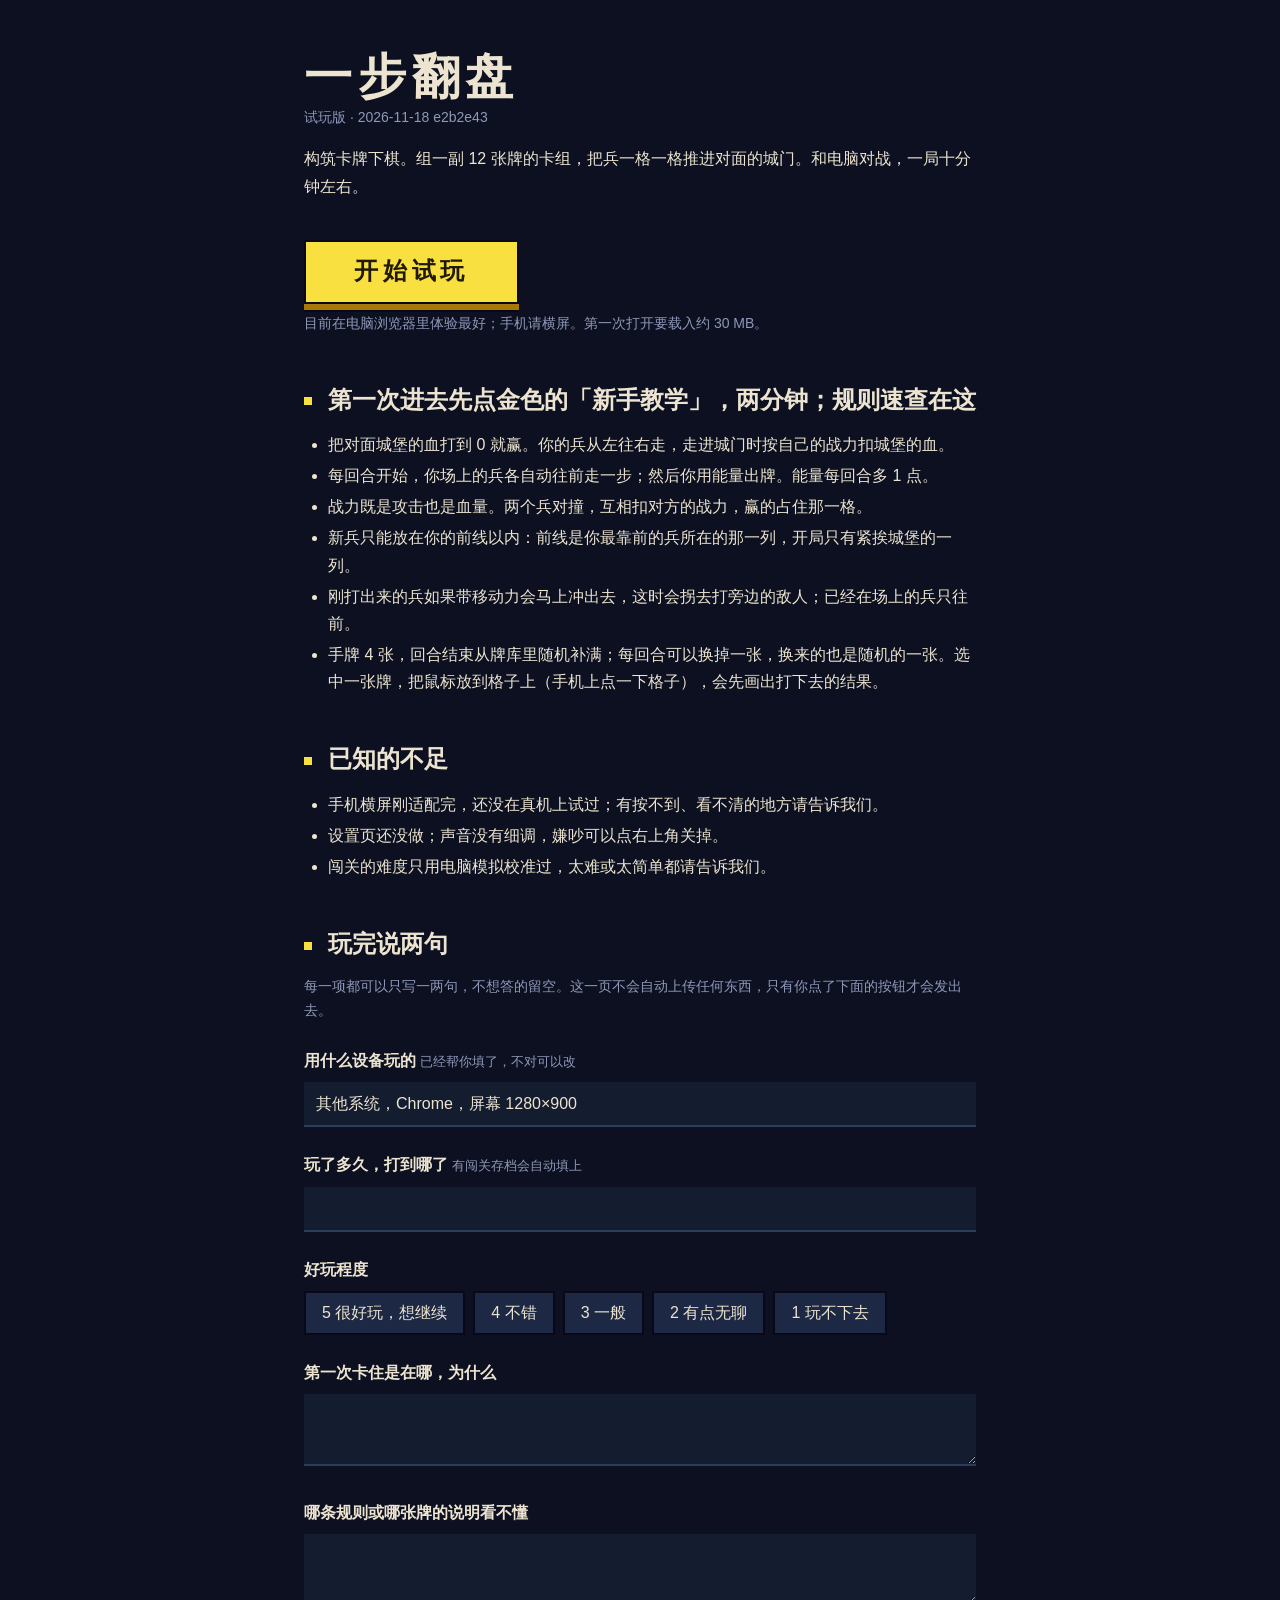
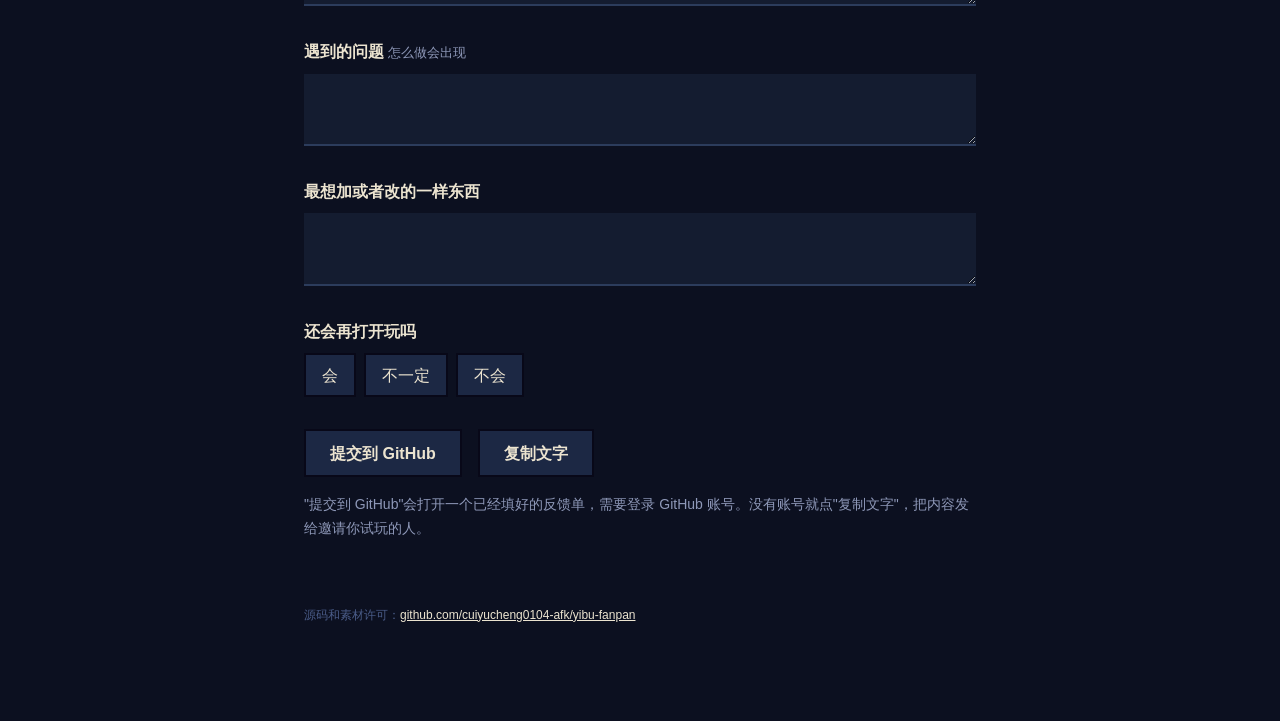
<file: index.html>
<!doctype html>
<html lang="zh-CN">
<head>
<meta charset="utf-8">
<meta name="viewport" content="width=device-width, initial-scale=1">
<meta name="robots" content="noindex">
<title>一步翻盘 · 试玩</title>
<style>
  :root { --ink:#080818; --night-0:#0c1020; --night-1:#141c30; --night-2:#1c2844; --night-3:#2c3c5c; --night-4:#4a5c88; --paper:#ece4d0; --dim:#8e98b8; --go:#f8e040; --go-lo:#a87808; --hurt:#f06878; --boon:#68f0b0; }
  * { box-sizing:border-box; }
  body { margin:0; background:var(--night-0); color:var(--paper); font:16px/1.7 -apple-system, "PingFang SC", "Microsoft YaHei", sans-serif; }
  main { max-width:720px; margin:0 auto; padding:48px 24px 96px; }
  h1 { margin:0; font-size:48px; line-height:1.2; letter-spacing:.12em; }
  h2 { margin:48px 0 16px; font-size:24px; line-height:1.3; }
  h2::before { content:''; display:inline-block; width:8px; height:8px; margin-right:16px; background:var(--go); vertical-align:middle; }
  p { margin:0 0 16px; } .dim { color:var(--dim); font-size:14px; }
  ul { margin:0 0 16px; padding-left:24px; } li { margin:4px 0; }
  a { color:var(--paper); }
  .play { display:inline-block; margin:24px 0 8px; padding:0 48px; height:64px; line-height:58px; background:var(--go); color:#221a00; font-size:24px; font-weight:800; letter-spacing:.2em; text-decoration:none; border:2px solid var(--ink); box-shadow:0 6px 0 var(--go-lo), 0 8px 0 var(--ink); }
  .play:active { transform:translateY(6px); box-shadow:0 2px 0 var(--ink); }
  label { display:block; margin:24px 0 8px; font-weight:700; } label small { font-weight:400; color:var(--dim); }
  input[type=text], textarea { width:100%; padding:8px 12px; background:var(--night-1); color:var(--paper); border:0; border-bottom:2px solid var(--night-3); font:inherit; }
  input[type=text]:focus, textarea:focus { outline:none; border-bottom-color:var(--paper); }
  textarea { min-height:72px; resize:vertical; }
  .pick { display:flex; flex-wrap:wrap; gap:8px; } .pick button { min-width:48px; height:44px; padding:0 16px; background:var(--night-2); color:var(--paper); border:2px solid var(--ink); box-shadow:0 4px 0 var(--night-0); font:inherit; cursor:pointer; }
  .pick button[aria-pressed=true] { background:var(--paper); color:var(--ink); }
  .send { display:flex; flex-wrap:wrap; gap:16px; align-items:center; margin-top:32px; }
  .send button { height:48px; padding:0 24px; background:var(--night-2); color:var(--paper); border:2px solid var(--ink); box-shadow:0 4px 0 var(--night-0); font:inherit; font-weight:700; cursor:pointer; }
  .send button:active { transform:translateY(4px); box-shadow:none; }
  #done { min-height:24px; color:var(--boon); font-size:14px; }
  footer { margin-top:64px; color:var(--night-4); font-size:12px; }
  @media (max-width:520px) { h1 { font-size:36px; } main { padding:32px 16px 64px; } .play { width:100%; text-align:center; } }
</style>
</head>
<body>
<main>
  <h1>一步翻盘</h1>
  <p class="dim">试玩版 · 2026-11-18 e2b2e43</p>
  <p>构筑卡牌下棋。组一副 12 张牌的卡组，把兵一格一格推进对面的城门。和电脑对战，一局十分钟左右。</p>
  <a class="play" href="play/">开始试玩</a>
  <p class="dim">目前在电脑浏览器里体验最好；手机请横屏。第一次打开要载入约 30 MB。</p>

  <h2>第一次进去先点金色的「新手教学」，两分钟；规则速查在这</h2>
  <ul>
    <li>把对面城堡的血打到 0 就赢。你的兵从左往右走，走进城门时按自己的战力扣城堡的血。</li>
    <li>每回合开始，你场上的兵各自动往前走一步；然后你用能量出牌。能量每回合多 1 点。</li>
    <li>战力既是攻击也是血量。两个兵对撞，互相扣对方的战力，赢的占住那一格。</li>
    <li>新兵只能放在你的前线以内：前线是你最靠前的兵所在的那一列，开局只有紧挨城堡的一列。</li>
    <li>刚打出来的兵如果带移动力会马上冲出去，这时会拐去打旁边的敌人；已经在场上的兵只往前。</li>
    <li>手牌 4 张，回合结束从牌库里随机补满；每回合可以换掉一张，换来的也是随机的一张。选中一张牌，把鼠标放到格子上（手机上点一下格子），会先画出打下去的结果。</li>
  </ul>

  <h2>已知的不足</h2>
  <ul>
    <li>手机横屏刚适配完，还没在真机上试过；有按不到、看不清的地方请告诉我们。</li>
    <li>设置页还没做；声音没有细调，嫌吵可以点右上角关掉。</li>
    <li>闯关的难度只用电脑模拟校准过，太难或太简单都请告诉我们。</li>
  </ul>

  <h2>玩完说两句</h2>
  <p class="dim">每一项都可以只写一两句，不想答的留空。这一页不会自动上传任何东西，只有你点了下面的按钮才会发出去。</p>
  <form id="f" onsubmit="return false">
    <label for="device">用什么设备玩的 <small>已经帮你填了，不对可以改</small></label>
    <input type="text" id="device">
    <label for="progress">玩了多久，打到哪了 <small>有闯关存档会自动填上</small></label>
    <input type="text" id="progress">
    <label>好玩程度</label>
    <div class="pick" id="rating" role="group" aria-label="好玩程度"></div>
    <label for="stuck">第一次卡住是在哪，为什么</label>
    <textarea id="stuck"></textarea>
    <label for="unclear">哪条规则或哪张牌的说明看不懂</label>
    <textarea id="unclear"></textarea>
    <label for="bugs">遇到的问题 <small>怎么做会出现</small></label>
    <textarea id="bugs"></textarea>
    <label for="wish">最想加或者改的一样东西</label>
    <textarea id="wish"></textarea>
    <label>还会再打开玩吗</label>
    <div class="pick" id="again" role="group" aria-label="还会再打开玩吗"></div>
    <div class="send">
      <button type="button" id="issue">提交到 GitHub</button>
      <button type="button" id="copy">复制文字</button>
      <span id="done" role="status"></span>
    </div>
    <p class="dim" style="margin-top:16px">"提交到 GitHub"会打开一个已经填好的反馈单，需要登录 GitHub 账号。没有账号就点"复制文字"，把内容发给邀请你试玩的人。</p>
  </form>
  <footer>源码和素材许可：<a href="https://github.com/cuiyucheng0104-afk/yibu-fanpan">github.com/cuiyucheng0104-afk/yibu-fanpan</a></footer>
</main>
<script>
  const REPO = 'cuiyucheng0104-afk/yibu-fanpan', $ = id => document.getElementById(id), state = { rating: '', again: '' };
  const RATING = ['5 很好玩，想继续', '4 不错', '3 一般', '2 有点无聊', '1 玩不下去'], AGAIN = ['会', '不一定', '不会'];
  function picks(id, list) { $(id).replaceChildren(...list.map(t => { const b = document.createElement('button'); b.type = 'button'; b.textContent = t; b.setAttribute('aria-pressed', 'false'); b.onclick = () => { state[id] = state[id] === t ? '' : t; for (const x of $(id).children) x.setAttribute('aria-pressed', String(x.textContent === state[id])); }; return b; })); }
  picks('rating', RATING); picks('again', AGAIN);
  // 设备：从浏览器自己报的信息里拼一句人话
  const ua = navigator.userAgent, os = /iPhone|iPad/.test(ua) ? '苹果手机或平板' : /Android/.test(ua) ? '安卓' : /Mac OS X/.test(ua) ? 'Mac' : /Windows/.test(ua) ? 'Windows' : '其他系统';
  const br = /Edg\//.test(ua) ? 'Edge' : /Chrome\//.test(ua) ? 'Chrome' : /Firefox\//.test(ua) ? 'Firefox' : /Safari\//.test(ua) ? 'Safari' : '其他浏览器';
  $('device').value = `${os}，${br}，屏幕 ${screen.width}×${screen.height}`;
  // 进度：游戏把闯关存档放在这台设备的浏览器里，这里只读出来填进输入框，不上传
  try { const d = JSON.parse(localStorage.getItem('yibu-fanpan.campaign.v1')), NAME = { f1: '晨曦要塞', f2: '雾隐道场', f3: '千碑谷', f4: '蚀月深坑', f5: '蛮荒巢穴', f6: '永冻隘口', n: '无主之地' };
    if (d) { const done = Object.keys(d.done || {}).map(k => NAME[k] || k), runs = { ...(d.runs || {}), ...(d.run ? { [d.run.area]: d.run } : {}) }, run = Object.entries(runs).map(([k, r]) => `${NAME[k] || k}打到第 ${r.at + 1} 关（卡组：${r.deck?.name || '？'}）`).join('、');
      $('progress').value = [done.length ? `闯关已通关：${done.join('、')}` : '闯关还没通关任何场地', run, (d.owned || []).length ? `首领牌 ${d.owned.length} 张` : ''].filter(Boolean).join('；'); } } catch { /* 读不到就留空让人自己填 */ }
  const val = id => $(id).value.trim();
  const text = () => [['用什么设备玩的', val('device')], ['玩了多久，打到哪了', val('progress')], ['好玩程度', state.rating], ['第一次卡住是在哪，为什么', val('stuck')], ['哪条规则或哪张牌的说明看不懂', val('unclear')], ['遇到的问题', val('bugs')], ['最想加或者改的一样东西', val('wish')], ['还会再打开玩吗', state.again]]
    .filter(([, v]) => v).map(([k, v]) => `【${k}】\n${v}`).join('\n\n') + `\n\n（试玩版 2026-11-18 e2b2e43）`;
  $('issue').onclick = () => { const q = new URLSearchParams({ template: 'playtest.yml', title: '试玩反馈：' + (state.rating ? state.rating.slice(2) : '') });
    for (const id of ['device', 'progress', 'stuck', 'unclear', 'bugs', 'wish']) if (val(id)) q.set(id, val(id)); if (state.rating) q.set('rating', state.rating); if (state.again) q.set('again', state.again);
    window.open(`https://github.com/${REPO}/issues/new?${q}`, '_blank', 'noopener'); $('done').textContent = '已经打开填好的反馈单，在那一页点提交就行。'; };
  $('copy').onclick = async () => { try { await navigator.clipboard.writeText(text()); $('done').textContent = '已复制，可以粘贴发出去了。'; } catch { const t = document.createElement('textarea'); t.value = text(); document.body.append(t); t.select(); document.execCommand('copy'); t.remove(); $('done').textContent = '已复制。'; } };
</script>
</body>
</html>
</file>
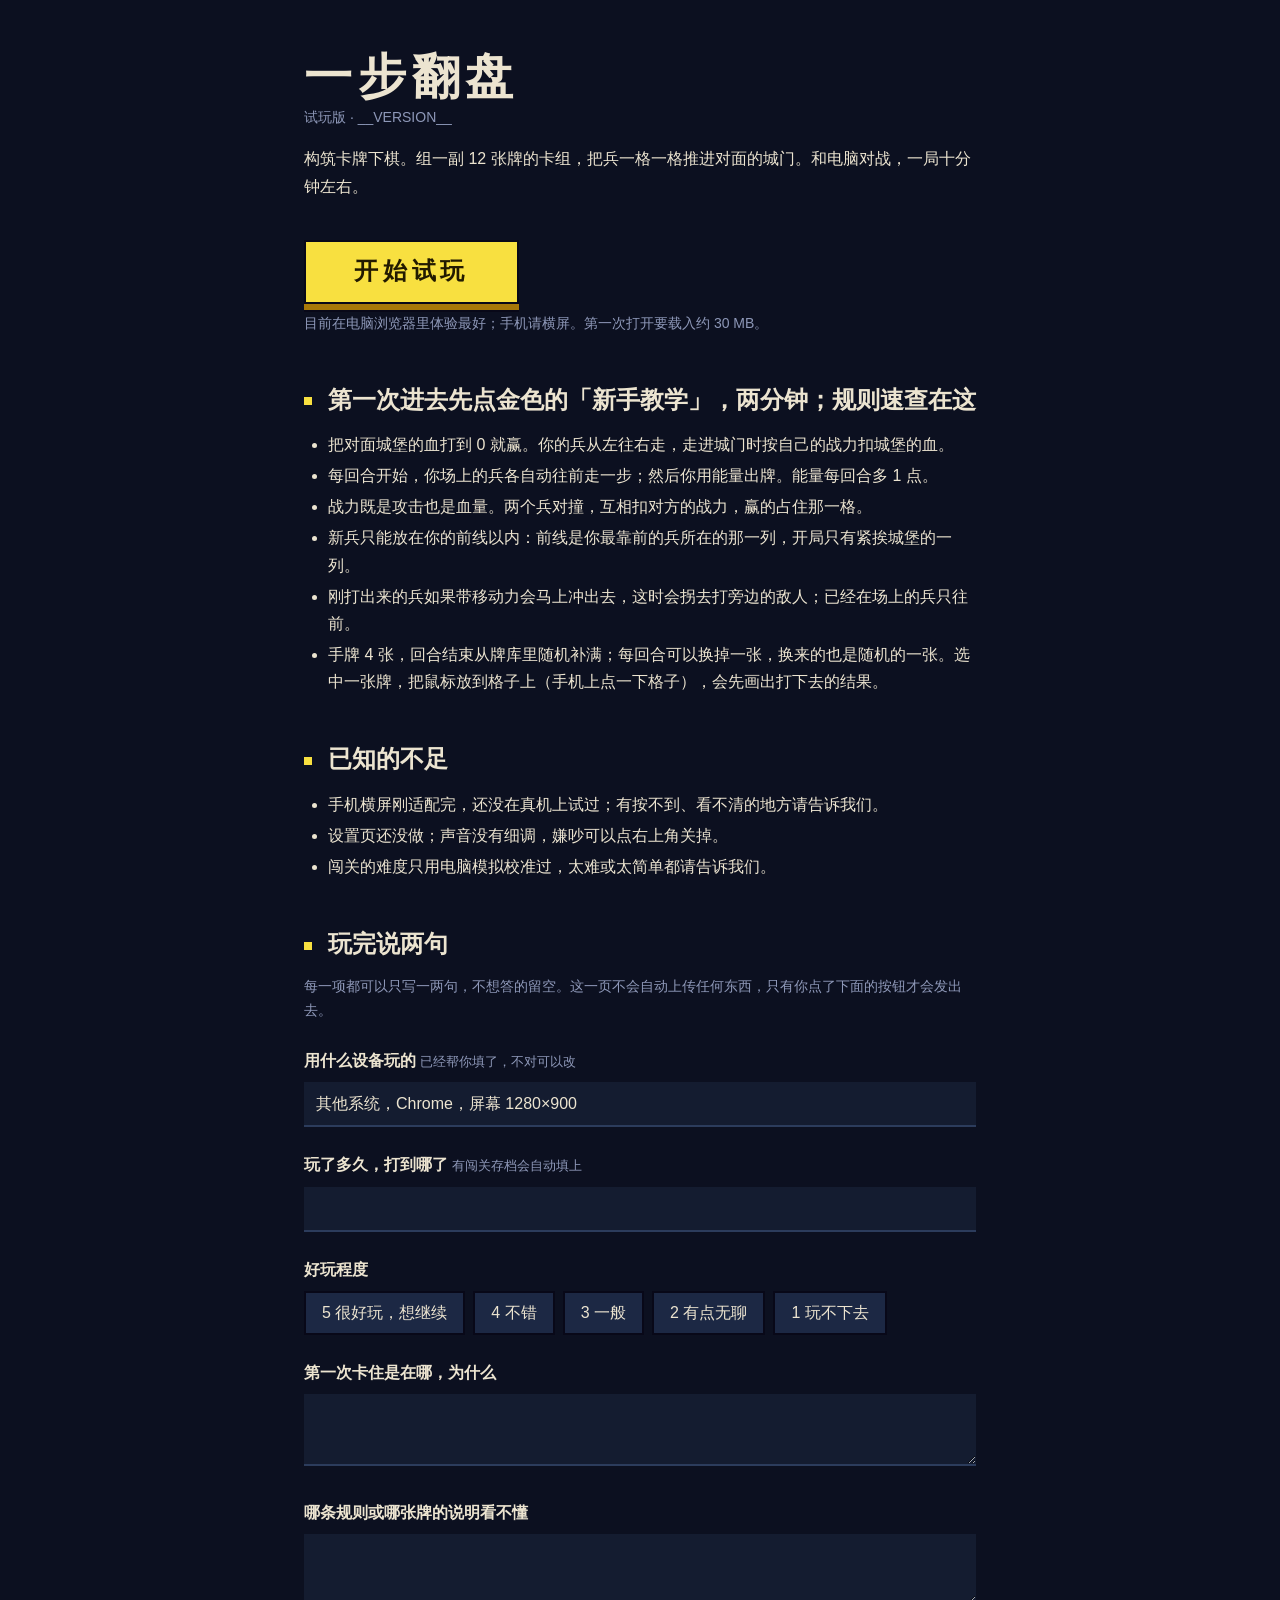
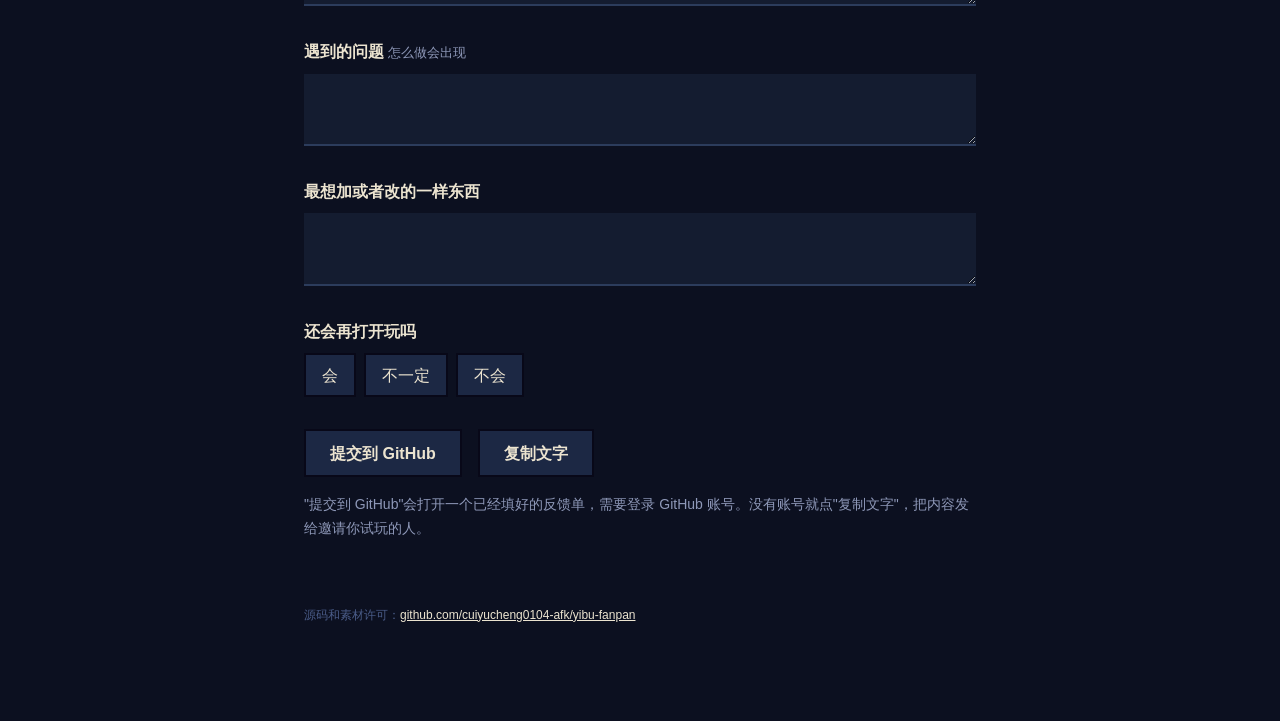
<file: pages/index.html>
<!doctype html>
<html lang="zh-CN">
<head>
<meta charset="utf-8">
<meta name="viewport" content="width=device-width, initial-scale=1">
<meta name="robots" content="noindex">
<title>一步翻盘 · 试玩</title>
<style>
  :root { --ink:#080818; --night-0:#0c1020; --night-1:#141c30; --night-2:#1c2844; --night-3:#2c3c5c; --night-4:#4a5c88; --paper:#ece4d0; --dim:#8e98b8; --go:#f8e040; --go-lo:#a87808; --hurt:#f06878; --boon:#68f0b0; }
  * { box-sizing:border-box; }
  body { margin:0; background:var(--night-0); color:var(--paper); font:16px/1.7 -apple-system, "PingFang SC", "Microsoft YaHei", sans-serif; }
  main { max-width:720px; margin:0 auto; padding:48px 24px 96px; }
  h1 { margin:0; font-size:48px; line-height:1.2; letter-spacing:.12em; }
  h2 { margin:48px 0 16px; font-size:24px; line-height:1.3; }
  h2::before { content:''; display:inline-block; width:8px; height:8px; margin-right:16px; background:var(--go); vertical-align:middle; }
  p { margin:0 0 16px; } .dim { color:var(--dim); font-size:14px; }
  ul { margin:0 0 16px; padding-left:24px; } li { margin:4px 0; }
  a { color:var(--paper); }
  .play { display:inline-block; margin:24px 0 8px; padding:0 48px; height:64px; line-height:58px; background:var(--go); color:#221a00; font-size:24px; font-weight:800; letter-spacing:.2em; text-decoration:none; border:2px solid var(--ink); box-shadow:0 6px 0 var(--go-lo), 0 8px 0 var(--ink); }
  .play:active { transform:translateY(6px); box-shadow:0 2px 0 var(--ink); }
  label { display:block; margin:24px 0 8px; font-weight:700; } label small { font-weight:400; color:var(--dim); }
  input[type=text], textarea { width:100%; padding:8px 12px; background:var(--night-1); color:var(--paper); border:0; border-bottom:2px solid var(--night-3); font:inherit; }
  input[type=text]:focus, textarea:focus { outline:none; border-bottom-color:var(--paper); }
  textarea { min-height:72px; resize:vertical; }
  .pick { display:flex; flex-wrap:wrap; gap:8px; } .pick button { min-width:48px; height:44px; padding:0 16px; background:var(--night-2); color:var(--paper); border:2px solid var(--ink); box-shadow:0 4px 0 var(--night-0); font:inherit; cursor:pointer; }
  .pick button[aria-pressed=true] { background:var(--paper); color:var(--ink); }
  .send { display:flex; flex-wrap:wrap; gap:16px; align-items:center; margin-top:32px; }
  .send button { height:48px; padding:0 24px; background:var(--night-2); color:var(--paper); border:2px solid var(--ink); box-shadow:0 4px 0 var(--night-0); font:inherit; font-weight:700; cursor:pointer; }
  .send button:active { transform:translateY(4px); box-shadow:none; }
  #done { min-height:24px; color:var(--boon); font-size:14px; }
  footer { margin-top:64px; color:var(--night-4); font-size:12px; }
  @media (max-width:520px) { h1 { font-size:36px; } main { padding:32px 16px 64px; } .play { width:100%; text-align:center; } }
</style>
</head>
<body>
<main>
  <h1>一步翻盘</h1>
  <p class="dim">试玩版 · __VERSION__</p>
  <p>构筑卡牌下棋。组一副 12 张牌的卡组，把兵一格一格推进对面的城门。和电脑对战，一局十分钟左右。</p>
  <a class="play" href="play/">开始试玩</a>
  <p class="dim">目前在电脑浏览器里体验最好；手机请横屏。第一次打开要载入约 30 MB。</p>

  <h2>第一次进去先点金色的「新手教学」，两分钟；规则速查在这</h2>
  <ul>
    <li>把对面城堡的血打到 0 就赢。你的兵从左往右走，走进城门时按自己的战力扣城堡的血。</li>
    <li>每回合开始，你场上的兵各自动往前走一步；然后你用能量出牌。能量每回合多 1 点。</li>
    <li>战力既是攻击也是血量。两个兵对撞，互相扣对方的战力，赢的占住那一格。</li>
    <li>新兵只能放在你的前线以内：前线是你最靠前的兵所在的那一列，开局只有紧挨城堡的一列。</li>
    <li>刚打出来的兵如果带移动力会马上冲出去，这时会拐去打旁边的敌人；已经在场上的兵只往前。</li>
    <li>手牌 4 张，回合结束从牌库里随机补满；每回合可以换掉一张，换来的也是随机的一张。选中一张牌，把鼠标放到格子上（手机上点一下格子），会先画出打下去的结果。</li>
  </ul>

  <h2>已知的不足</h2>
  <ul>
    <li>手机横屏刚适配完，还没在真机上试过；有按不到、看不清的地方请告诉我们。</li>
    <li>设置页还没做；声音没有细调，嫌吵可以点右上角关掉。</li>
    <li>闯关的难度只用电脑模拟校准过，太难或太简单都请告诉我们。</li>
  </ul>

  <h2>玩完说两句</h2>
  <p class="dim">每一项都可以只写一两句，不想答的留空。这一页不会自动上传任何东西，只有你点了下面的按钮才会发出去。</p>
  <form id="f" onsubmit="return false">
    <label for="device">用什么设备玩的 <small>已经帮你填了，不对可以改</small></label>
    <input type="text" id="device">
    <label for="progress">玩了多久，打到哪了 <small>有闯关存档会自动填上</small></label>
    <input type="text" id="progress">
    <label>好玩程度</label>
    <div class="pick" id="rating" role="group" aria-label="好玩程度"></div>
    <label for="stuck">第一次卡住是在哪，为什么</label>
    <textarea id="stuck"></textarea>
    <label for="unclear">哪条规则或哪张牌的说明看不懂</label>
    <textarea id="unclear"></textarea>
    <label for="bugs">遇到的问题 <small>怎么做会出现</small></label>
    <textarea id="bugs"></textarea>
    <label for="wish">最想加或者改的一样东西</label>
    <textarea id="wish"></textarea>
    <label>还会再打开玩吗</label>
    <div class="pick" id="again" role="group" aria-label="还会再打开玩吗"></div>
    <div class="send">
      <button type="button" id="issue">提交到 GitHub</button>
      <button type="button" id="copy">复制文字</button>
      <span id="done" role="status"></span>
    </div>
    <p class="dim" style="margin-top:16px">"提交到 GitHub"会打开一个已经填好的反馈单，需要登录 GitHub 账号。没有账号就点"复制文字"，把内容发给邀请你试玩的人。</p>
  </form>
  <footer>源码和素材许可：<a href="https://github.com/cuiyucheng0104-afk/yibu-fanpan">github.com/cuiyucheng0104-afk/yibu-fanpan</a></footer>
</main>
<script>
  const REPO = 'cuiyucheng0104-afk/yibu-fanpan', $ = id => document.getElementById(id), state = { rating: '', again: '' };
  const RATING = ['5 很好玩，想继续', '4 不错', '3 一般', '2 有点无聊', '1 玩不下去'], AGAIN = ['会', '不一定', '不会'];
  function picks(id, list) { $(id).replaceChildren(...list.map(t => { const b = document.createElement('button'); b.type = 'button'; b.textContent = t; b.setAttribute('aria-pressed', 'false'); b.onclick = () => { state[id] = state[id] === t ? '' : t; for (const x of $(id).children) x.setAttribute('aria-pressed', String(x.textContent === state[id])); }; return b; })); }
  picks('rating', RATING); picks('again', AGAIN);
  // 设备：从浏览器自己报的信息里拼一句人话
  const ua = navigator.userAgent, os = /iPhone|iPad/.test(ua) ? '苹果手机或平板' : /Android/.test(ua) ? '安卓' : /Mac OS X/.test(ua) ? 'Mac' : /Windows/.test(ua) ? 'Windows' : '其他系统';
  const br = /Edg\//.test(ua) ? 'Edge' : /Chrome\//.test(ua) ? 'Chrome' : /Firefox\//.test(ua) ? 'Firefox' : /Safari\//.test(ua) ? 'Safari' : '其他浏览器';
  $('device').value = `${os}，${br}，屏幕 ${screen.width}×${screen.height}`;
  // 进度：游戏把闯关存档放在这台设备的浏览器里，这里只读出来填进输入框，不上传
  try { const d = JSON.parse(localStorage.getItem('yibu-fanpan.campaign.v1')), NAME = { f1: '晨曦要塞', f2: '雾隐道场', f3: '千碑谷', f4: '蚀月深坑', f5: '蛮荒巢穴', f6: '永冻隘口', n: '无主之地' };
    if (d) { const done = Object.keys(d.done || {}).map(k => NAME[k] || k), runs = { ...(d.runs || {}), ...(d.run ? { [d.run.area]: d.run } : {}) }, run = Object.entries(runs).map(([k, r]) => `${NAME[k] || k}打到第 ${r.at + 1} 关（卡组：${r.deck?.name || '？'}）`).join('、');
      $('progress').value = [done.length ? `闯关已通关：${done.join('、')}` : '闯关还没通关任何场地', run, (d.owned || []).length ? `首领牌 ${d.owned.length} 张` : ''].filter(Boolean).join('；'); } } catch { /* 读不到就留空让人自己填 */ }
  const val = id => $(id).value.trim();
  const text = () => [['用什么设备玩的', val('device')], ['玩了多久，打到哪了', val('progress')], ['好玩程度', state.rating], ['第一次卡住是在哪，为什么', val('stuck')], ['哪条规则或哪张牌的说明看不懂', val('unclear')], ['遇到的问题', val('bugs')], ['最想加或者改的一样东西', val('wish')], ['还会再打开玩吗', state.again]]
    .filter(([, v]) => v).map(([k, v]) => `【${k}】\n${v}`).join('\n\n') + `\n\n（试玩版 __VERSION__）`;
  $('issue').onclick = () => { const q = new URLSearchParams({ template: 'playtest.yml', title: '试玩反馈：' + (state.rating ? state.rating.slice(2) : '') });
    for (const id of ['device', 'progress', 'stuck', 'unclear', 'bugs', 'wish']) if (val(id)) q.set(id, val(id)); if (state.rating) q.set('rating', state.rating); if (state.again) q.set('again', state.again);
    window.open(`https://github.com/${REPO}/issues/new?${q}`, '_blank', 'noopener'); $('done').textContent = '已经打开填好的反馈单，在那一页点提交就行。'; };
  $('copy').onclick = async () => { try { await navigator.clipboard.writeText(text()); $('done').textContent = '已复制，可以粘贴发出去了。'; } catch { const t = document.createElement('textarea'); t.value = text(); document.body.append(t); t.select(); document.execCommand('copy'); t.remove(); $('done').textContent = '已复制。'; } };
</script>
</body>
</html>
</file>
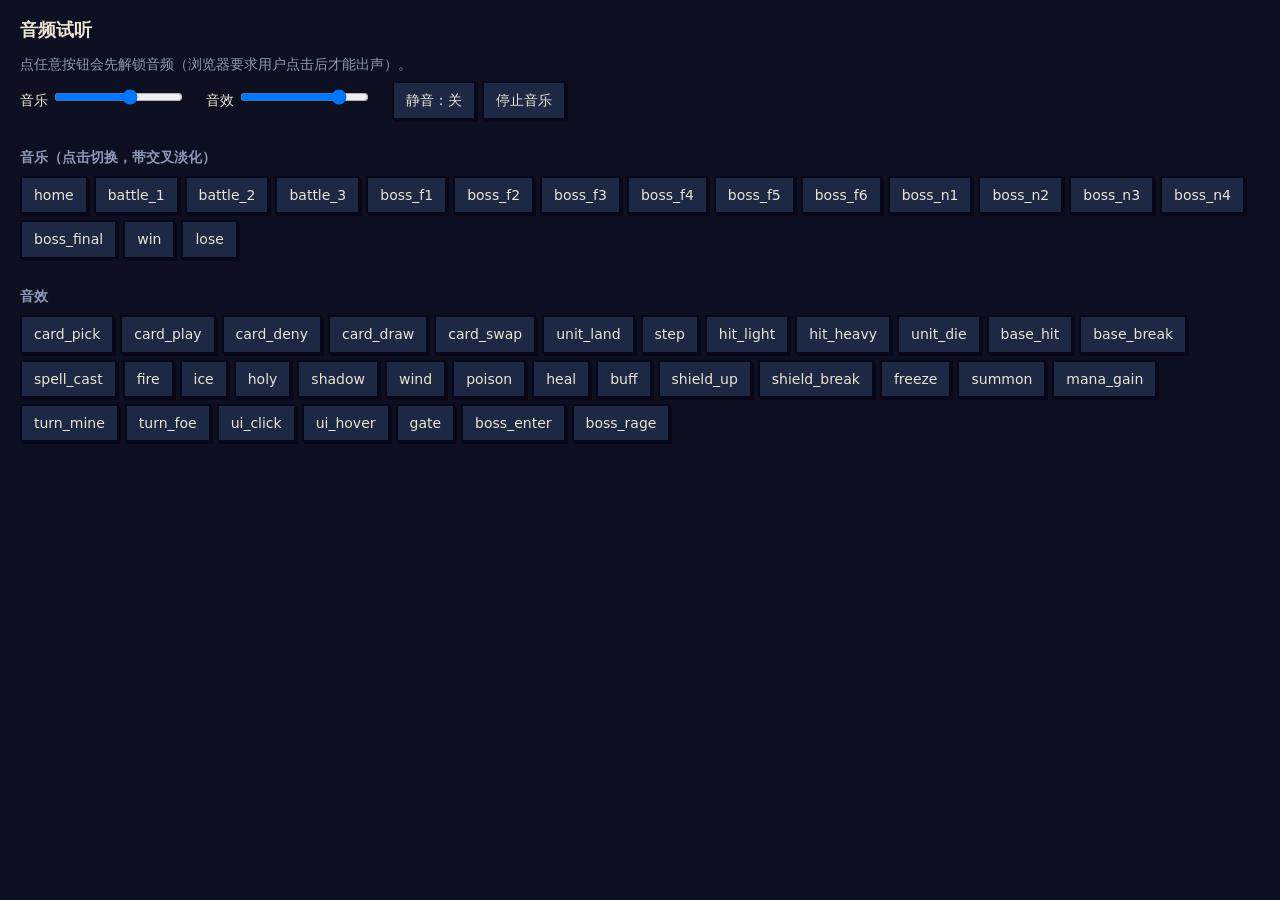
<file: audio-test.html>
<!doctype html>
<html lang="zh-CN"><head><meta charset="utf-8"><title>音频试听</title>
<meta name="viewport" content="width=device-width,initial-scale=1">
<style>
body{background:#0c1020;color:#ece4d0;font:14px/1.6 system-ui,sans-serif;margin:0;padding:16px 20px}
h1{font-size:18px;margin:0 0 8px}h2{font-size:14px;color:#8e98b8;margin:20px 0 8px}
button{background:#1c2844;color:#ece4d0;border:2px solid #080818;box-shadow:2px 2px 0 #080818;padding:6px 12px;margin:0 6px 6px 0;font:inherit;cursor:pointer}
button:hover{background:#2c3c5c}button.on{background:#f8e040;color:#080818}
label{margin-right:16px}#msg{color:#8e98b8;margin:6px 0}
</style></head><body>
<h1>音频试听</h1>
<div id="msg">点任意按钮会先解锁音频（浏览器要求用户点击后才能出声）。</div>
<div><label>音乐 <input id="vm" type="range" min="0" max="1" step="0.05"></label>
<label>音效 <input id="vs" type="range" min="0" max="1" step="0.05"></label>
<button id="mute">静音：关</button><button id="stop">停止音乐</button></div>
<h2>音乐（点击切换，带交叉淡化）</h2><div id="music"></div>
<h2>音效</h2><div id="sfx"></div>
<script type="module">
import { audio } from './audio.js';
const $ = id => document.getElementById(id);
const m = await audio.manifest();
let on = null;
const mark = k => { on = k; for (const b of document.querySelectorAll('#music button')) b.classList.toggle('on', b.dataset.k === k); };
for (const k of Object.keys(m.music)) {
  const b = document.createElement('button'); b.textContent = k; b.dataset.k = k;
  b.onclick = () => { audio.unlock(); audio.music(k, { fade: 1 }); mark(k); };
  $('music').append(b);
}
for (const k of Object.keys(m.sfx)) {
  const b = document.createElement('button'); b.textContent = k;
  b.onclick = () => { audio.unlock(); audio.sfx(k); };
  $('sfx').append(b);
}
$('stop').onclick = () => { audio.stopMusic(0.5); mark(null); };
const v = audio.getVolume(); $('vm').value = v.music; $('vs').value = v.sfx;
$('vm').oninput = $('vs').oninput = () => audio.setVolume({ music: $('vm').value, sfx: $('vs').value });
const showMute = () => $('mute').textContent = '静音：' + (audio.muted ? '开' : '关');
$('mute').onclick = () => { audio.unlock(); audio.toggleMute(); showMute(); };
showMute();
</script></body></html>
</file>
